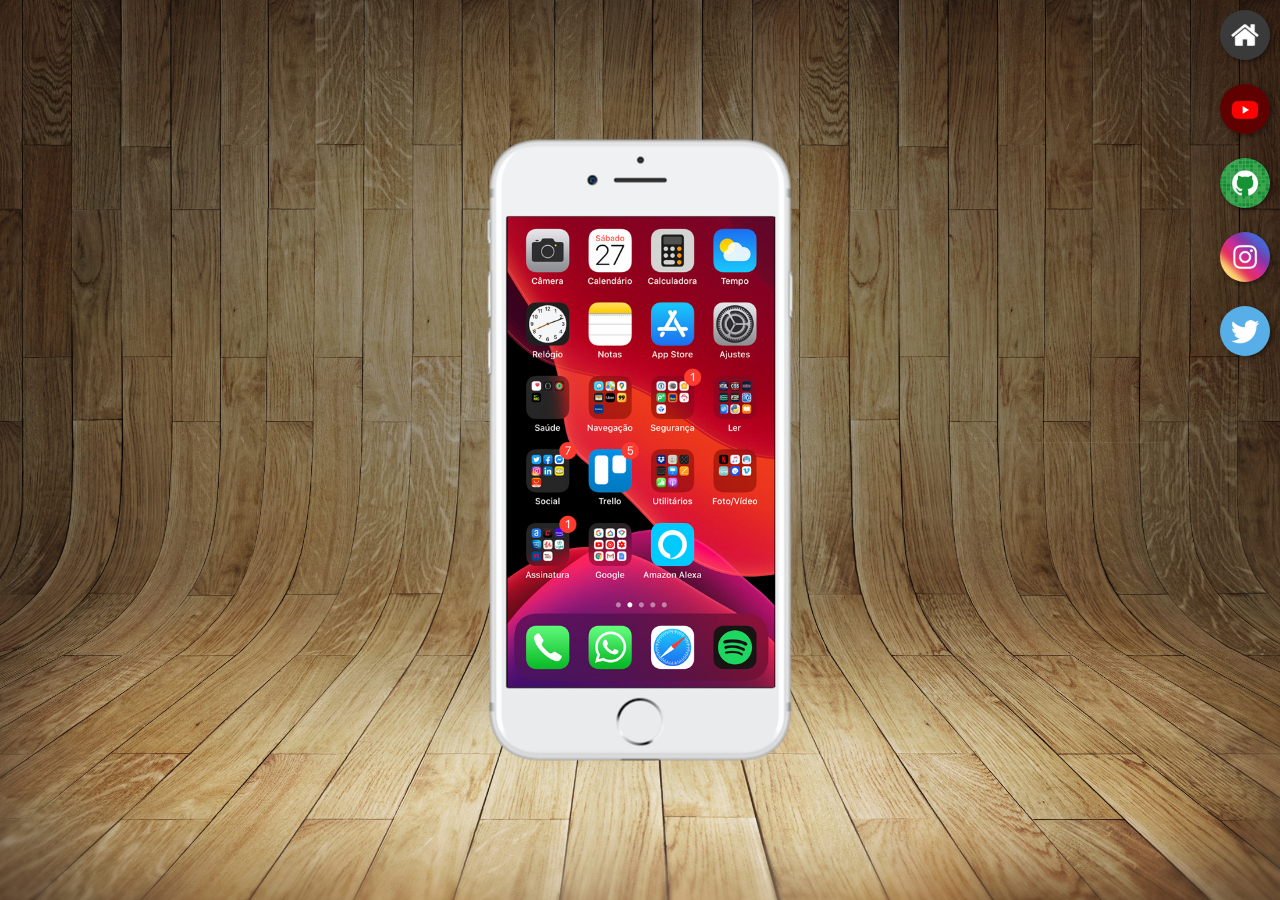
<file: index.html>
<!DOCTYPE html>
<html lang="pt-br">
<head>
    <meta charset="UTF-8">
    <meta name="viewport" content="width=device-width, initial-scale=1.0">
    <title>Projeto Social</title>
    <link rel="shortcut icon" href="favicon.ico" type="image/x-icon">
    <link rel="stylesheet" href="estilo/style.css">
</head>
<body>
    <main>
        <section id="telefone">
            <iframe src="home.html" frameborder="0" name="tela" id="tela">
                <p>navegador não compatível</p>
            </iframe>
        </section>
        <section id="redes-sociais">
            <a href="home.html" target="tela"><img src="imagens/logo-home.jpg" alt="home"> </a> <br>
            <a href="youtube.html" target="tela"> <img src="imagens/logo-youtube.jpg" alt="YouTube"></a> <br>
            <a href="github.html" target="tela">
                <img src="imagens/logo-github.jpg" alt="GitHub">
            </a> <br>
            <a href="instagram.html" target="tela">
                <img src="imagens/logo-instagram.jpg" alt="Instagram">
            </a> <br>
            <a href="twiter.html" target="tela">
                <img src="imagens/logo-twitter.jpg" alt="twiter">
            </a>
        </section>
    </main>
</body>
</html>
</file>
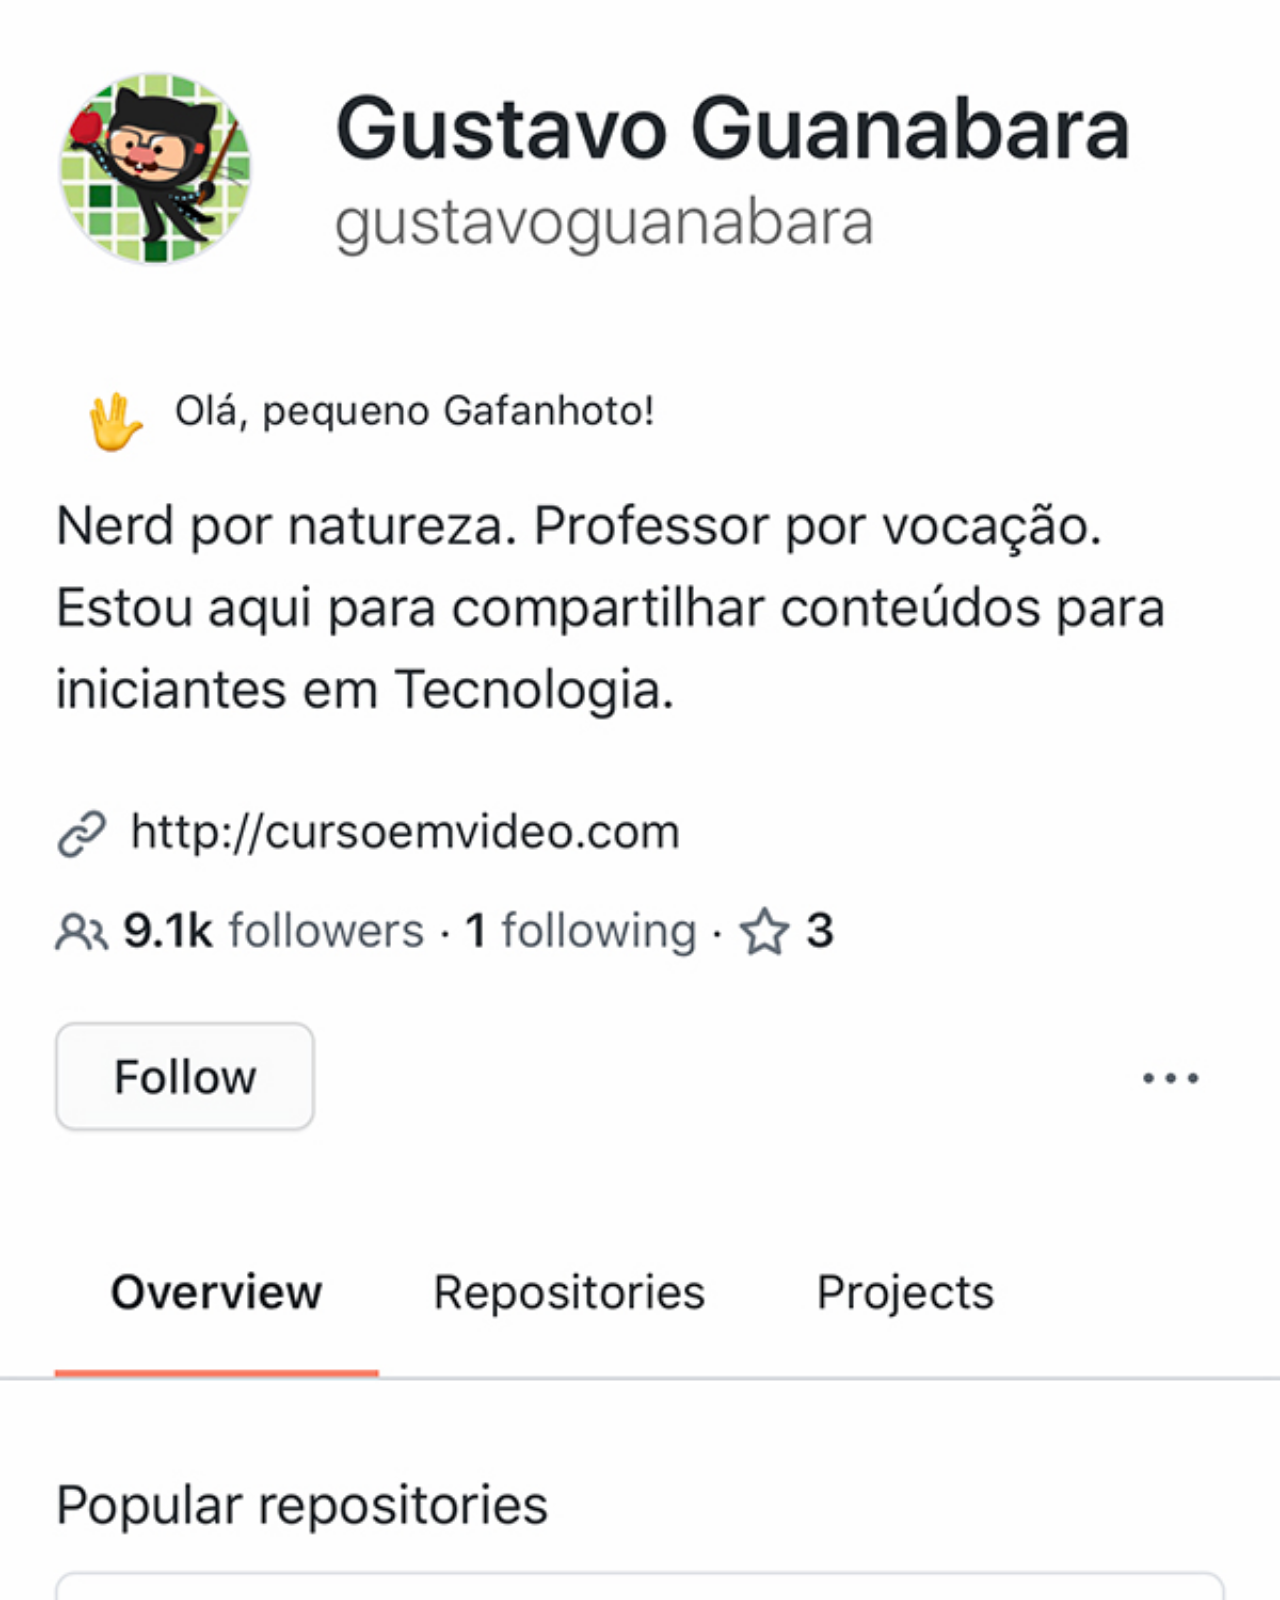
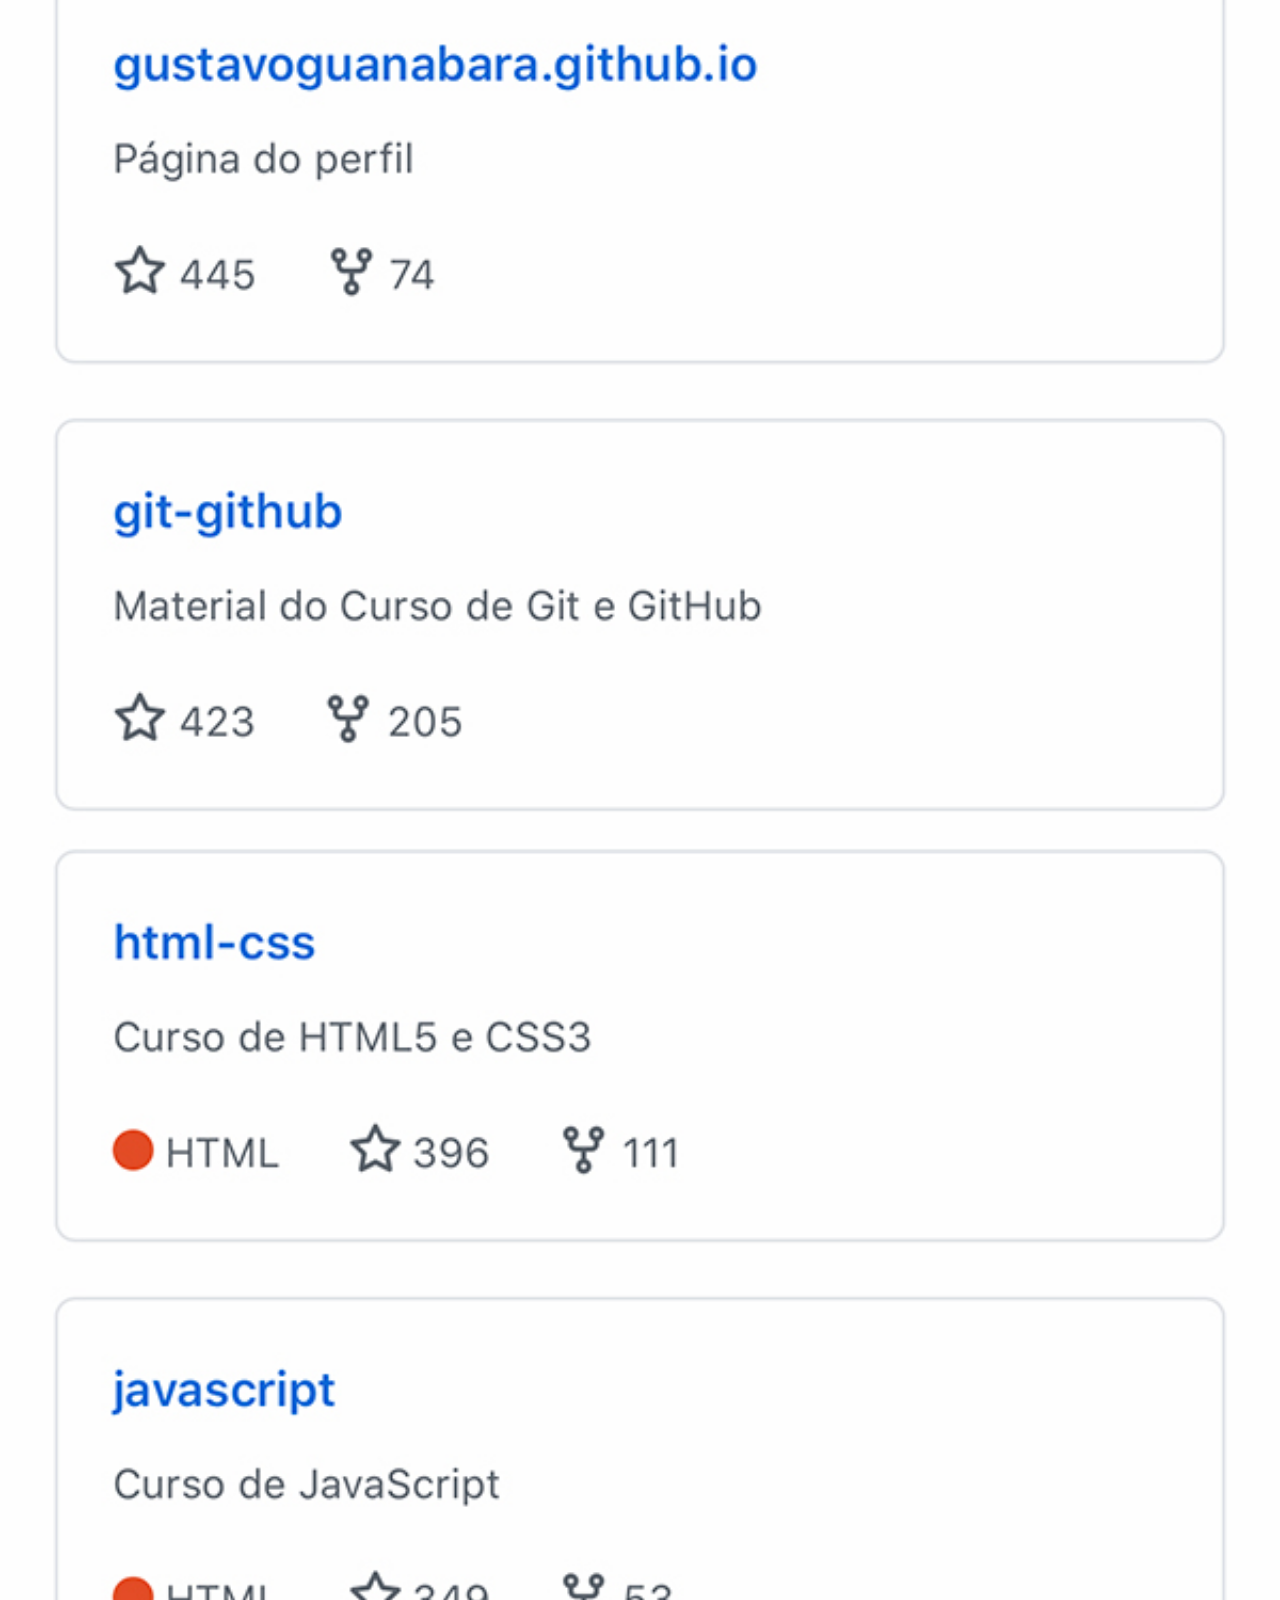
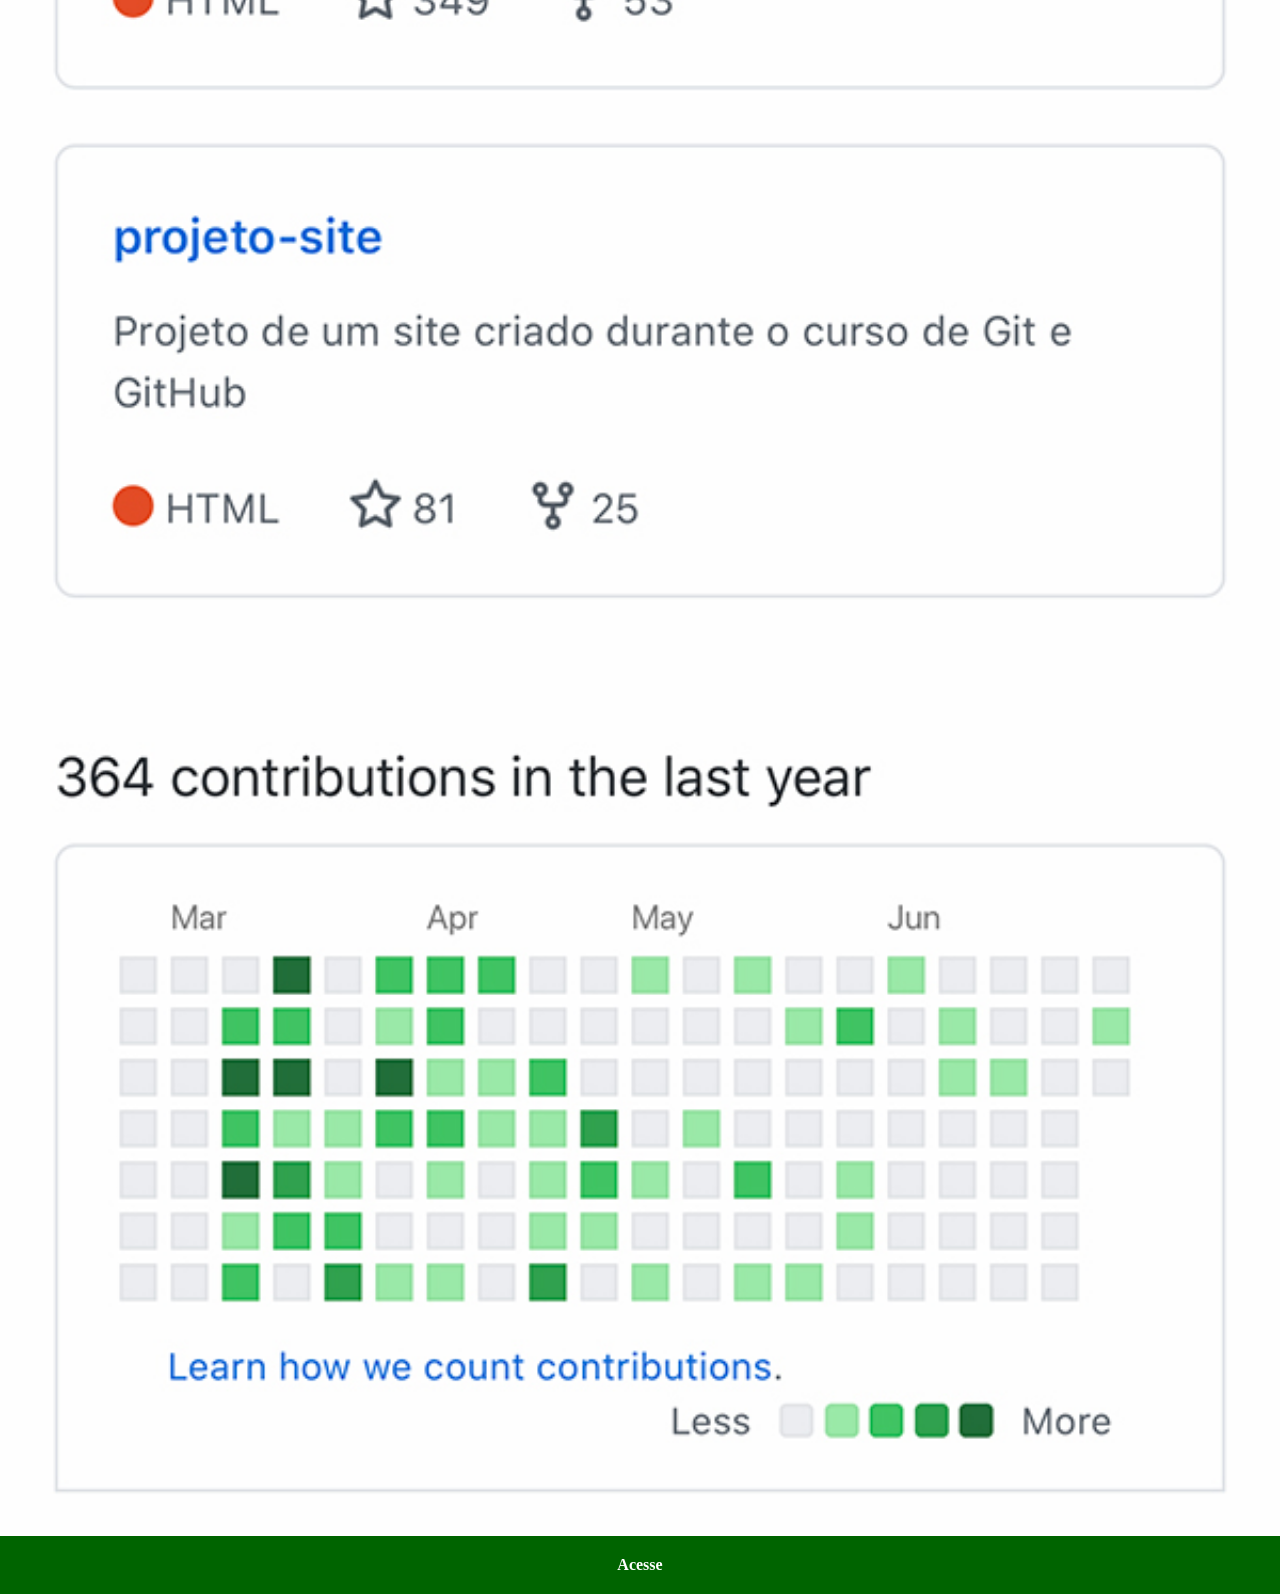
<file: github.html>
<!DOCTYPE html>
<html lang="pt-br">
<head>
    <meta charset="UTF-8">
    <meta name="viewport" content="width=device-width, initial-scale=1.0">
    <title>Github</title>
    <link rel="stylesheet" href="estilo/social.css">
</head>
<body>
    <img src="imagens/tela-github.jpg" alt="Github">
    <a href="https://github.com/limagomes2233-pixel">Acesse</a>
</body>
</html>
</file>
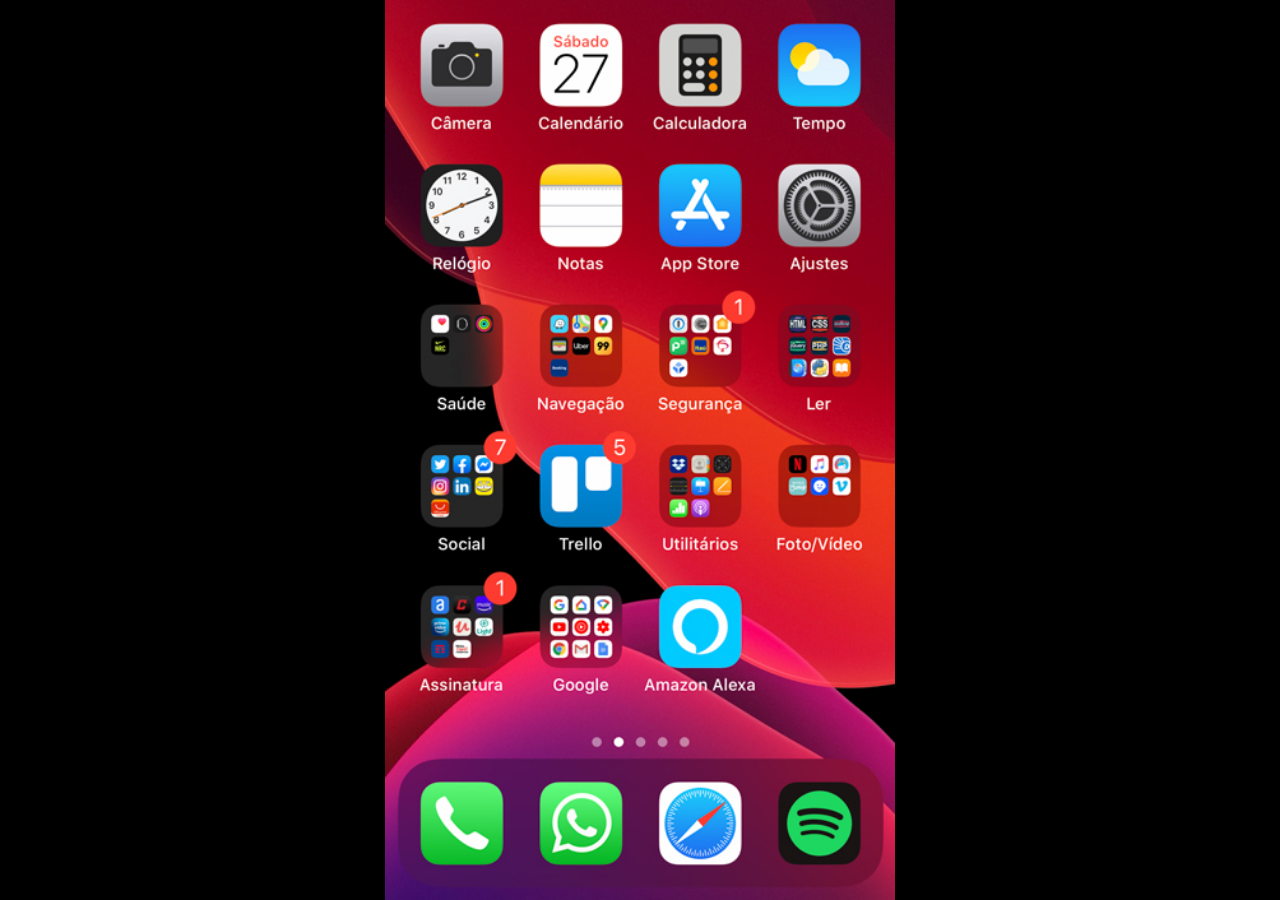
<file: home.html>
<!DOCTYPE html>
<html lang="pt-br">
<head>
    <meta charset="UTF-8">
    <meta name="viewport" content="width=device-width, initial-scale=1.0">
    <title>Home</title>
    <style>
        *{
            margin: 0px;
            padding: 0px;
        }

        body{
            width: 100vw;
            height: 100vh;
            background: black url('imagens/tela-home.jpg') no-repeat top center;
            background-size: contain;
        }
    </style>
</head>
<body>
    
</body>
</html>
</file>
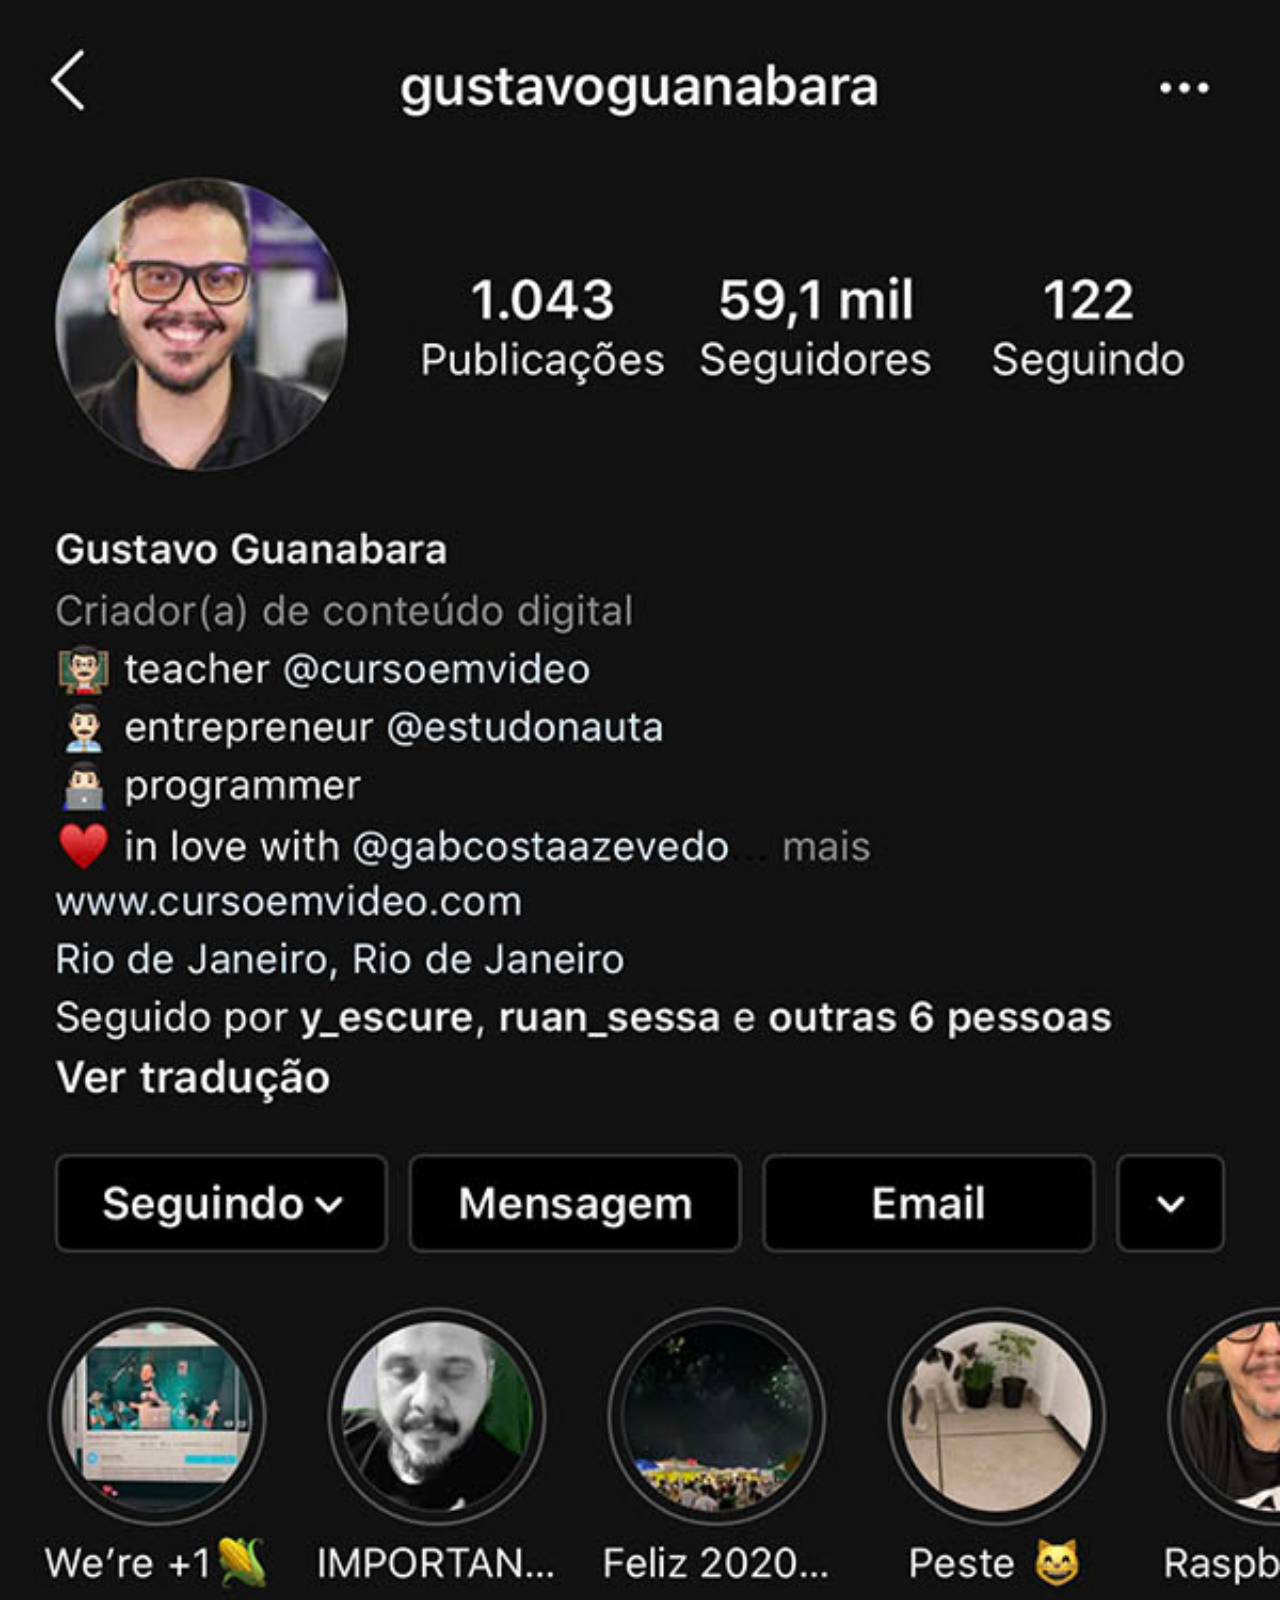
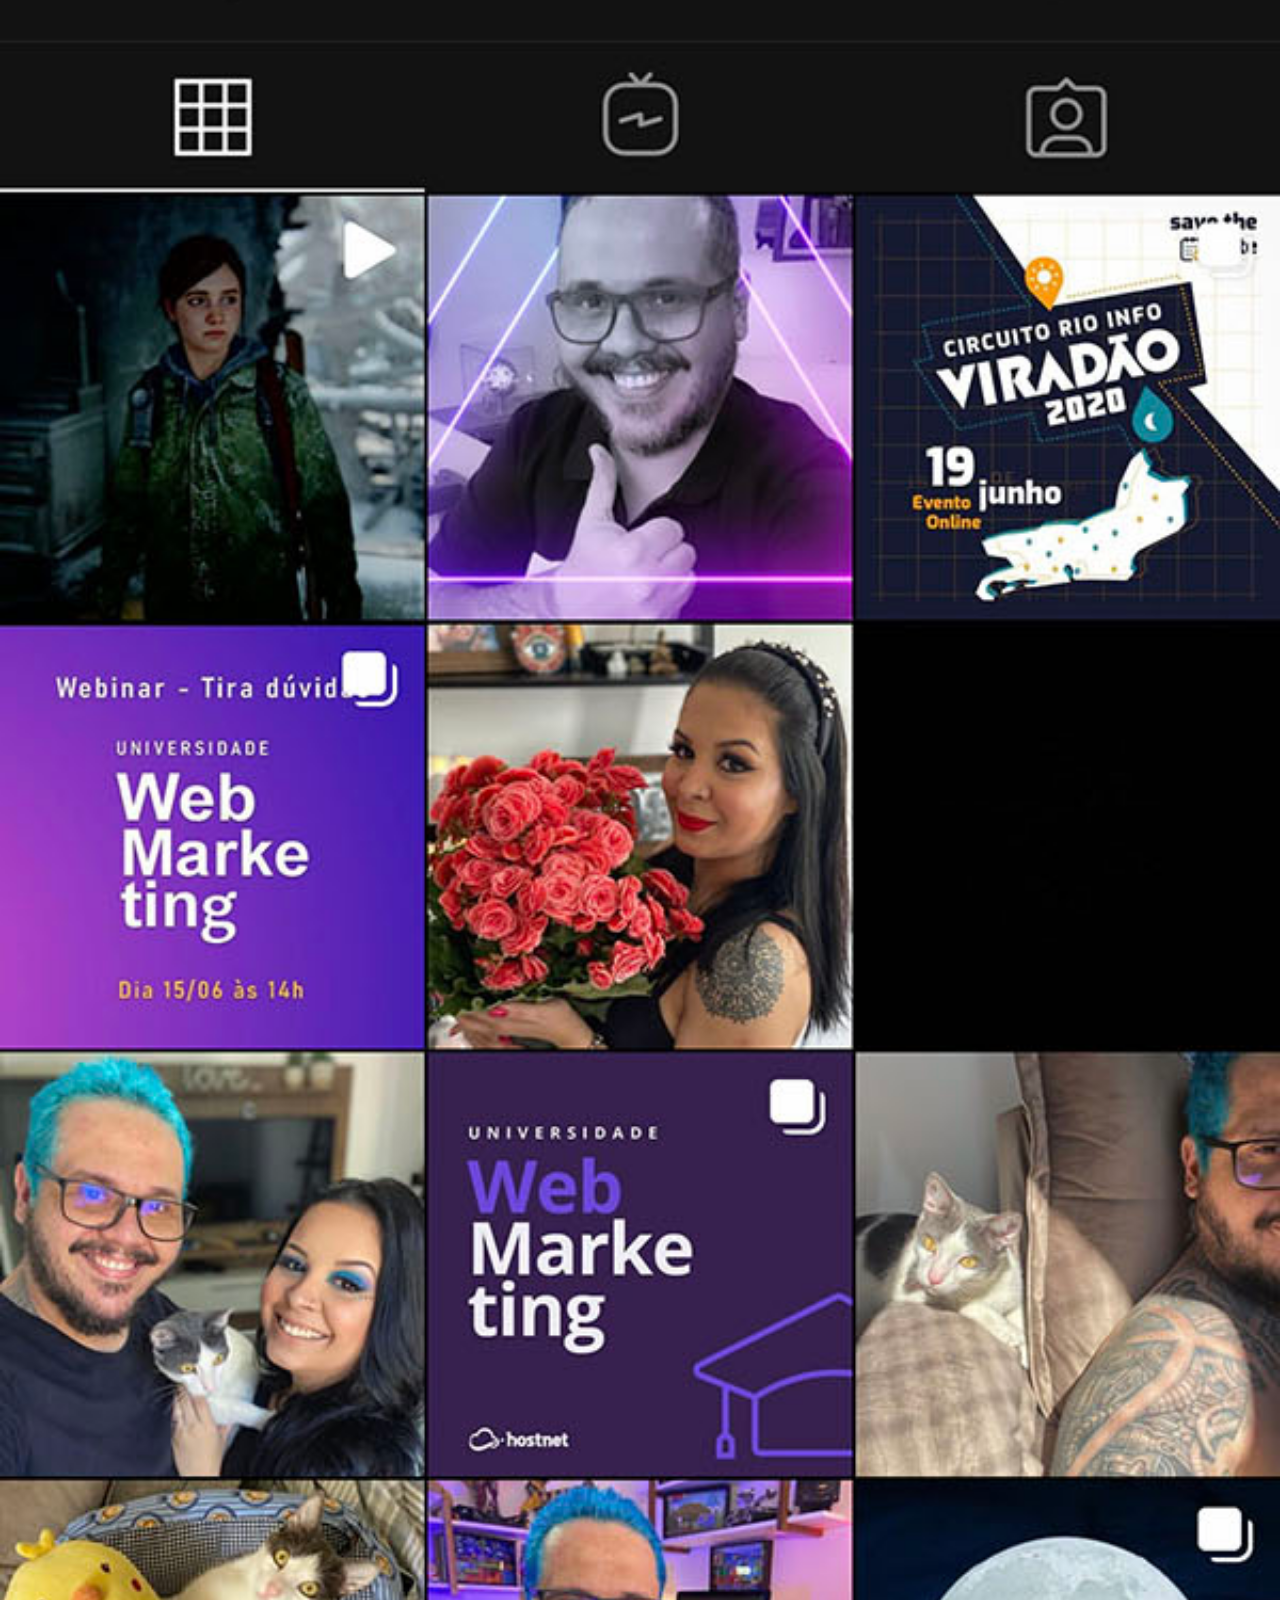
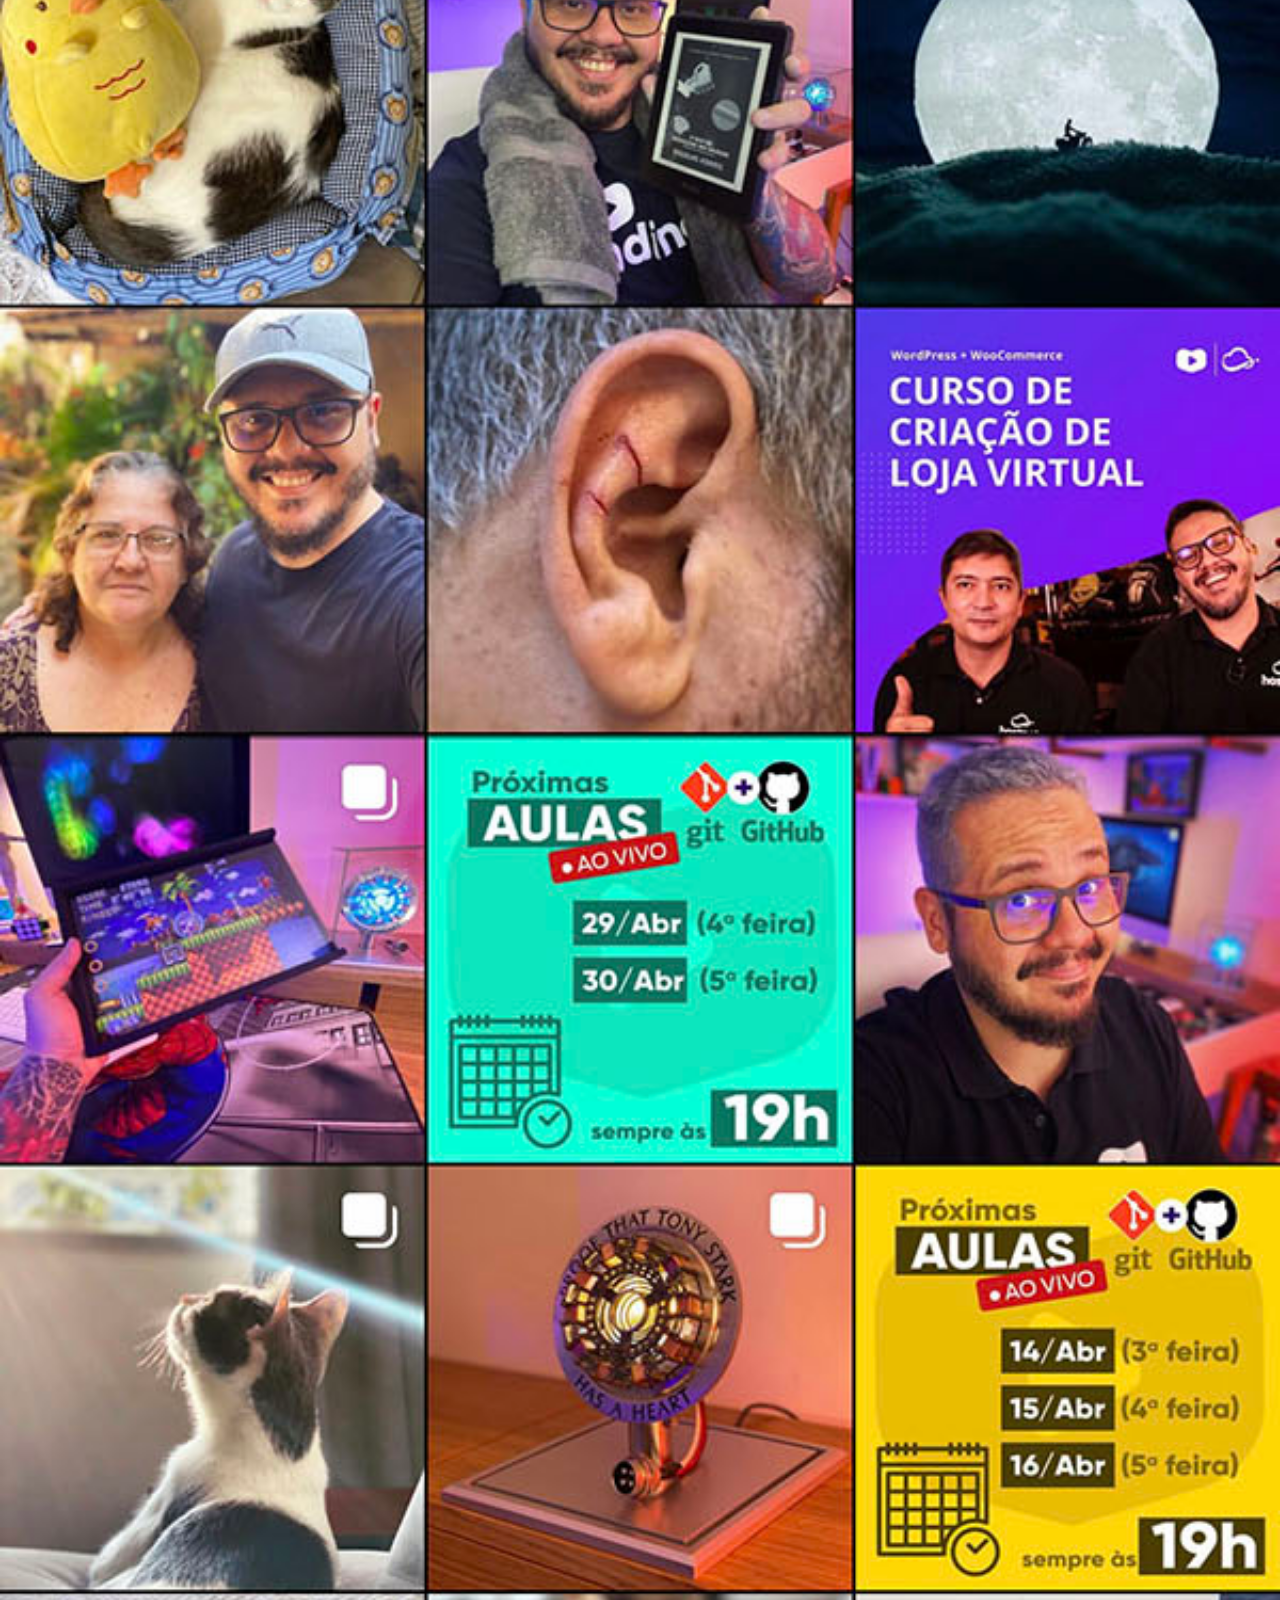
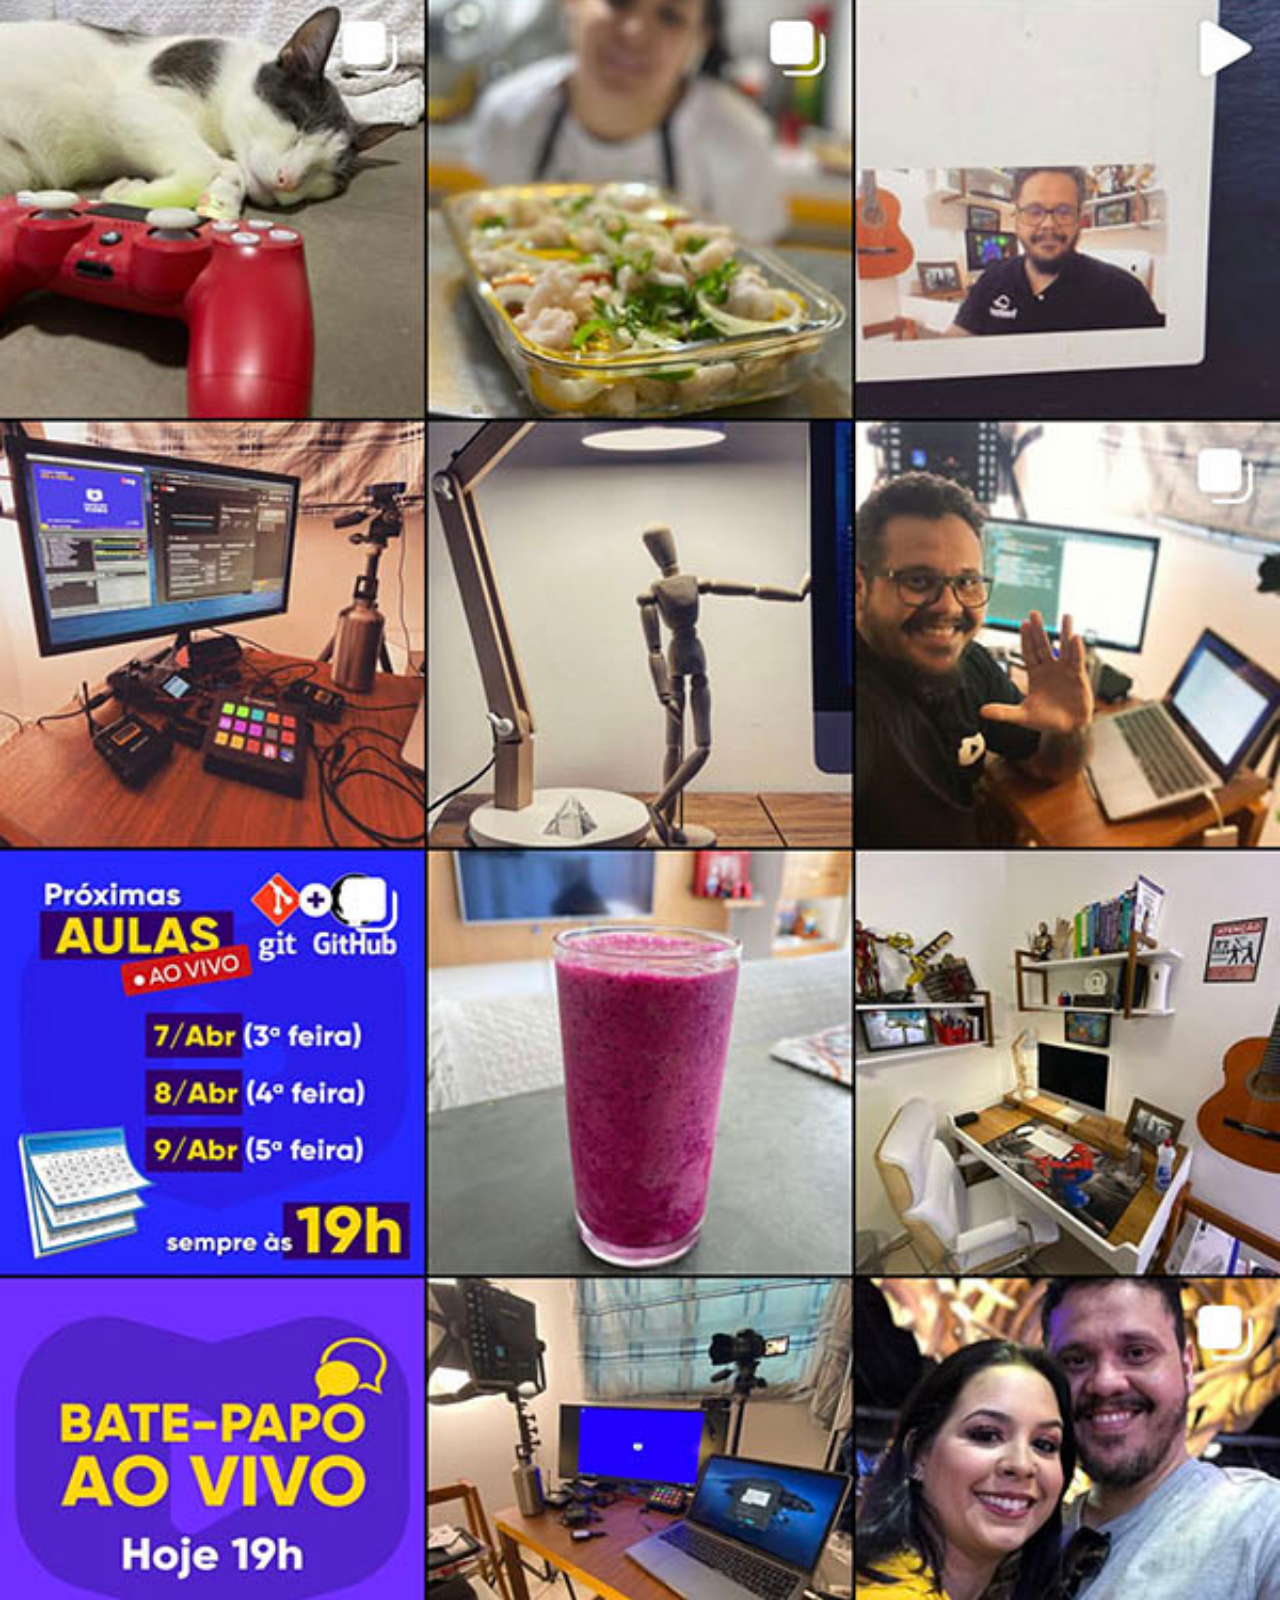
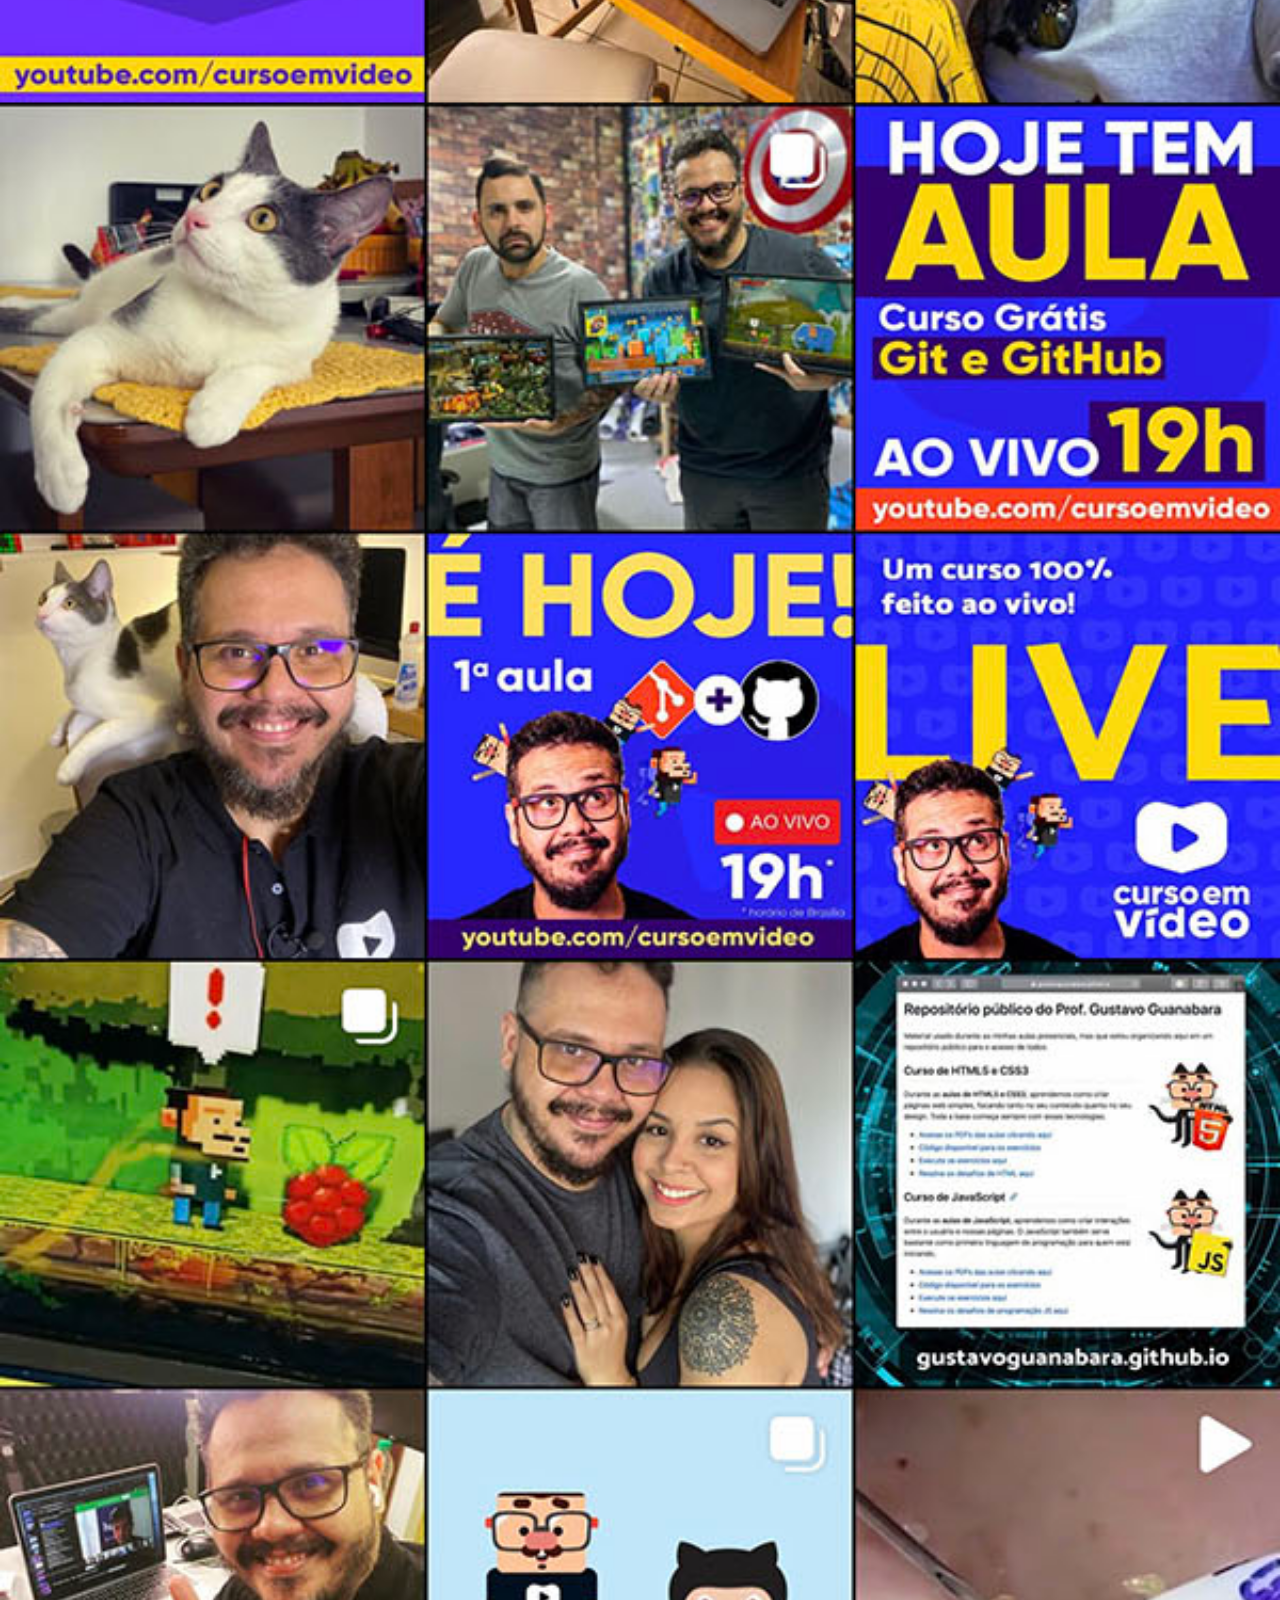
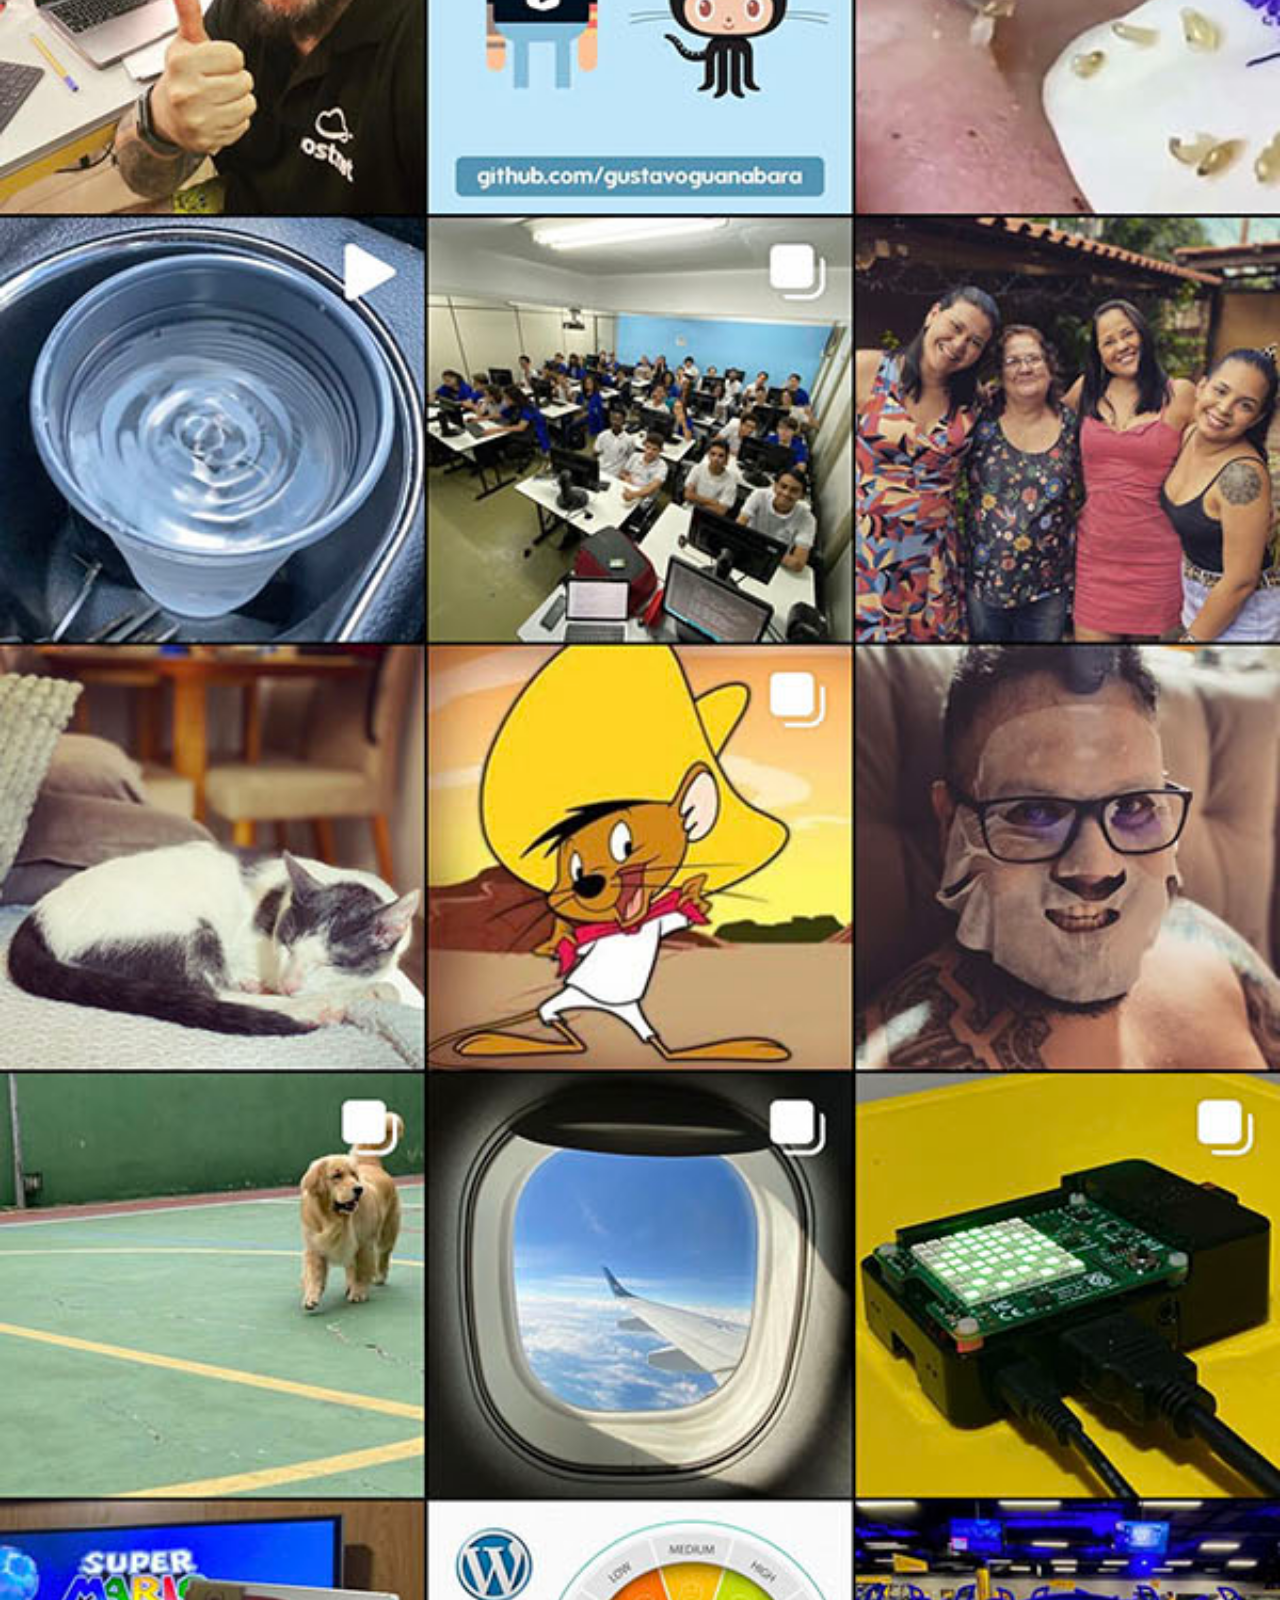
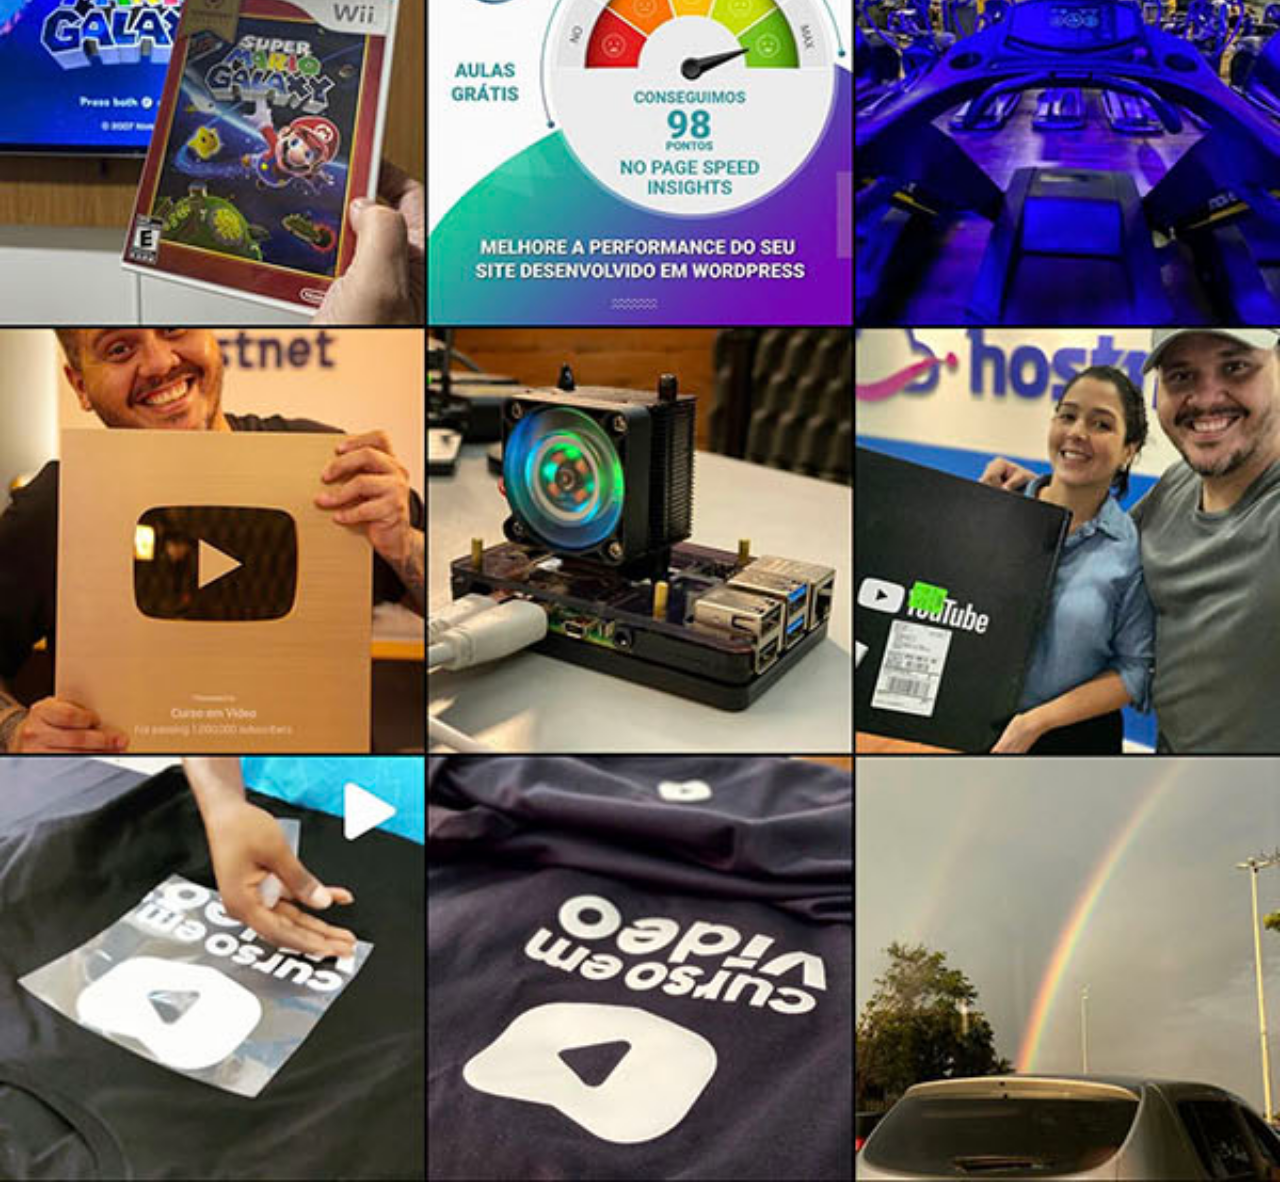
<file: instagram.html>
<!DOCTYPE html>
<html lang="pt-br">
<head>
    <meta charset="UTF-8">
    <meta name="viewport" content="width=device-width, initial-scale=1.0">
    <title>Instagram</title>
    <link rel="stylesheet" href="estilo/social.css">
</head>
<body>
    <img src="imagens/tela-instagram.jpg" alt="Instagram">

</body>
</html>
</file>
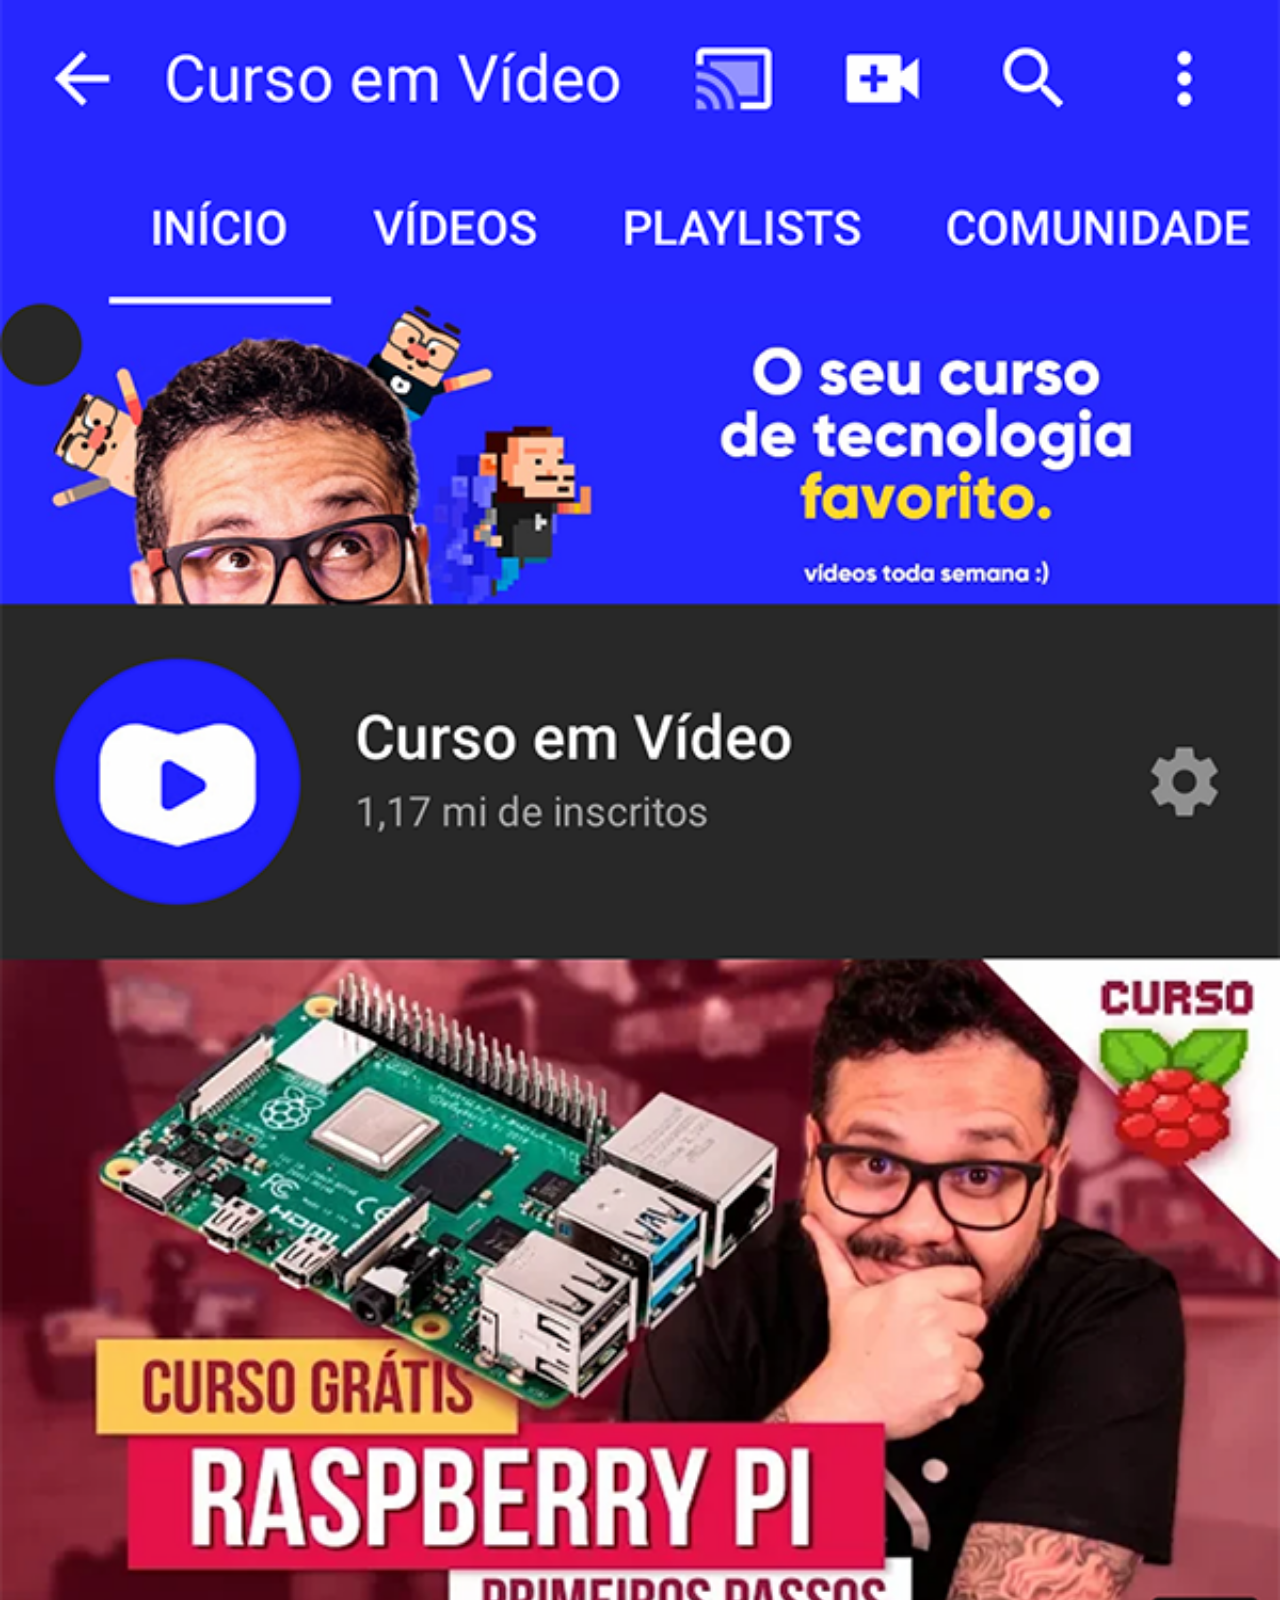
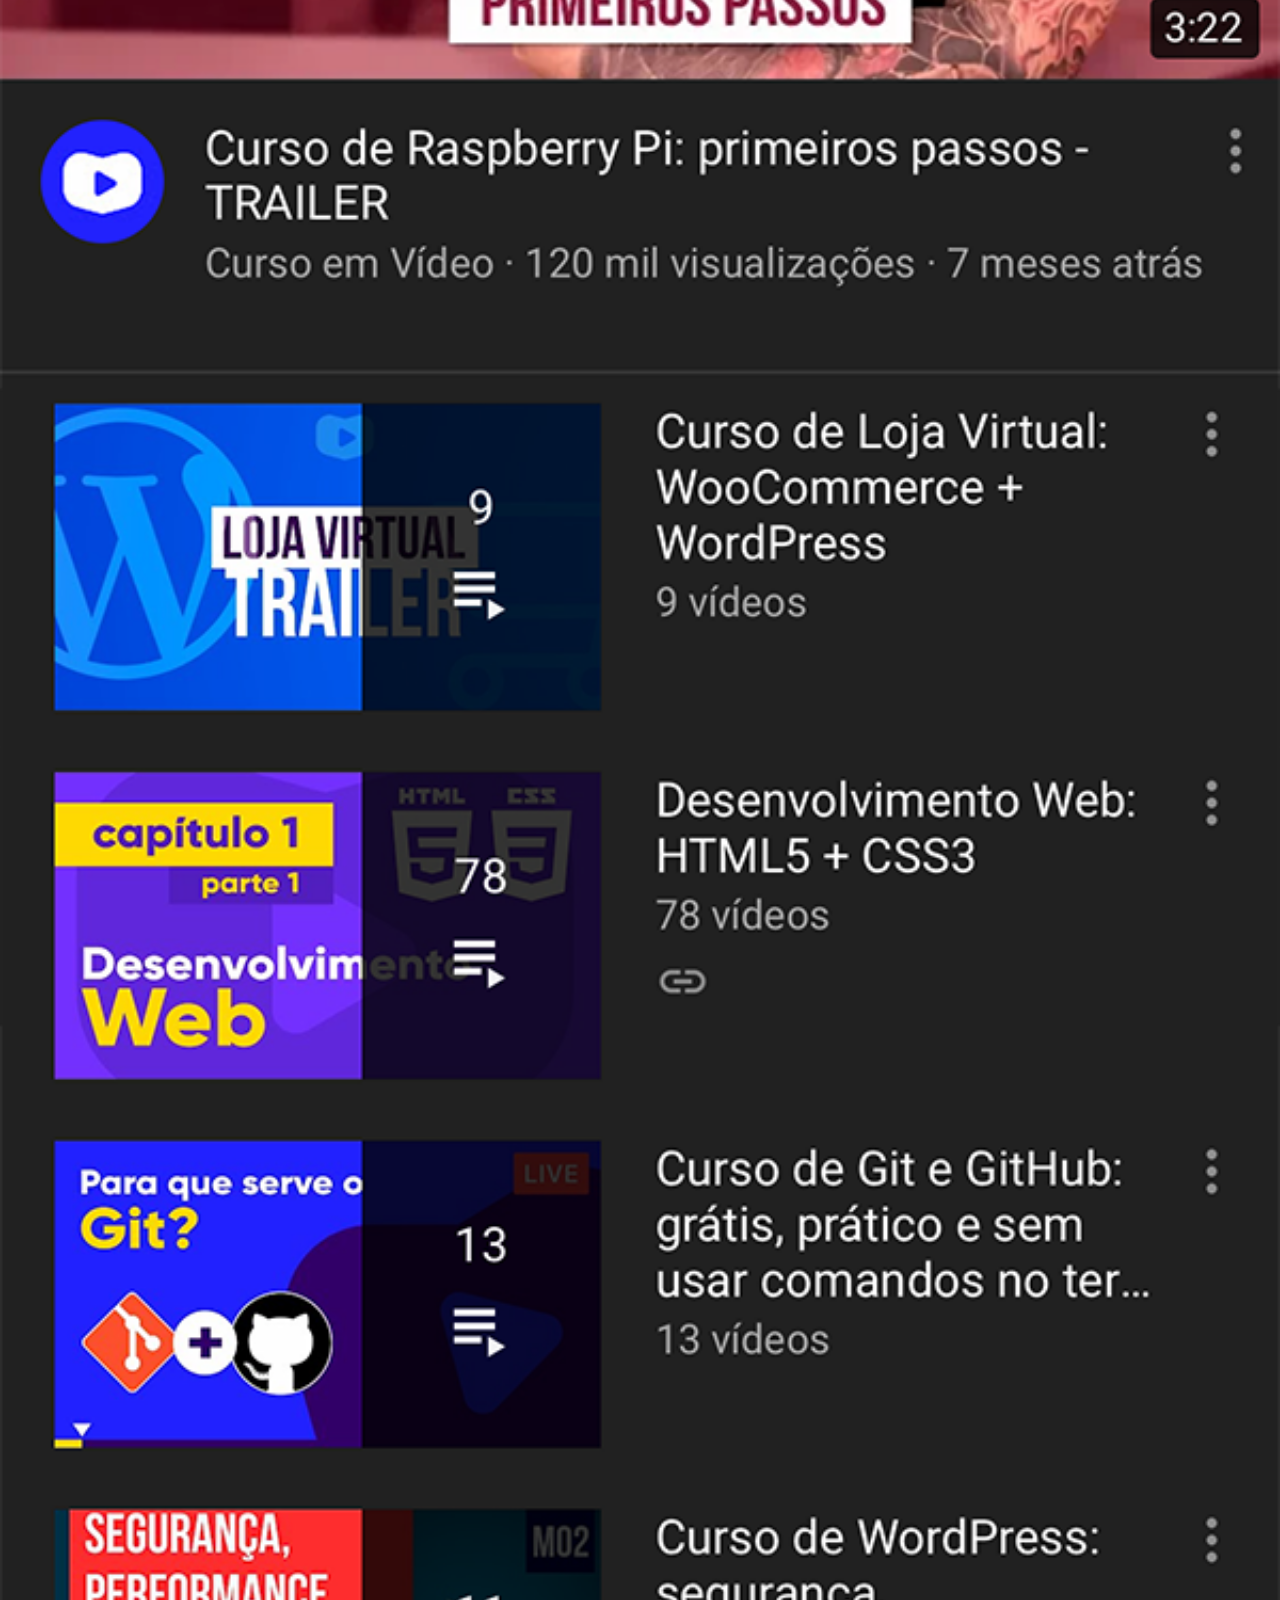
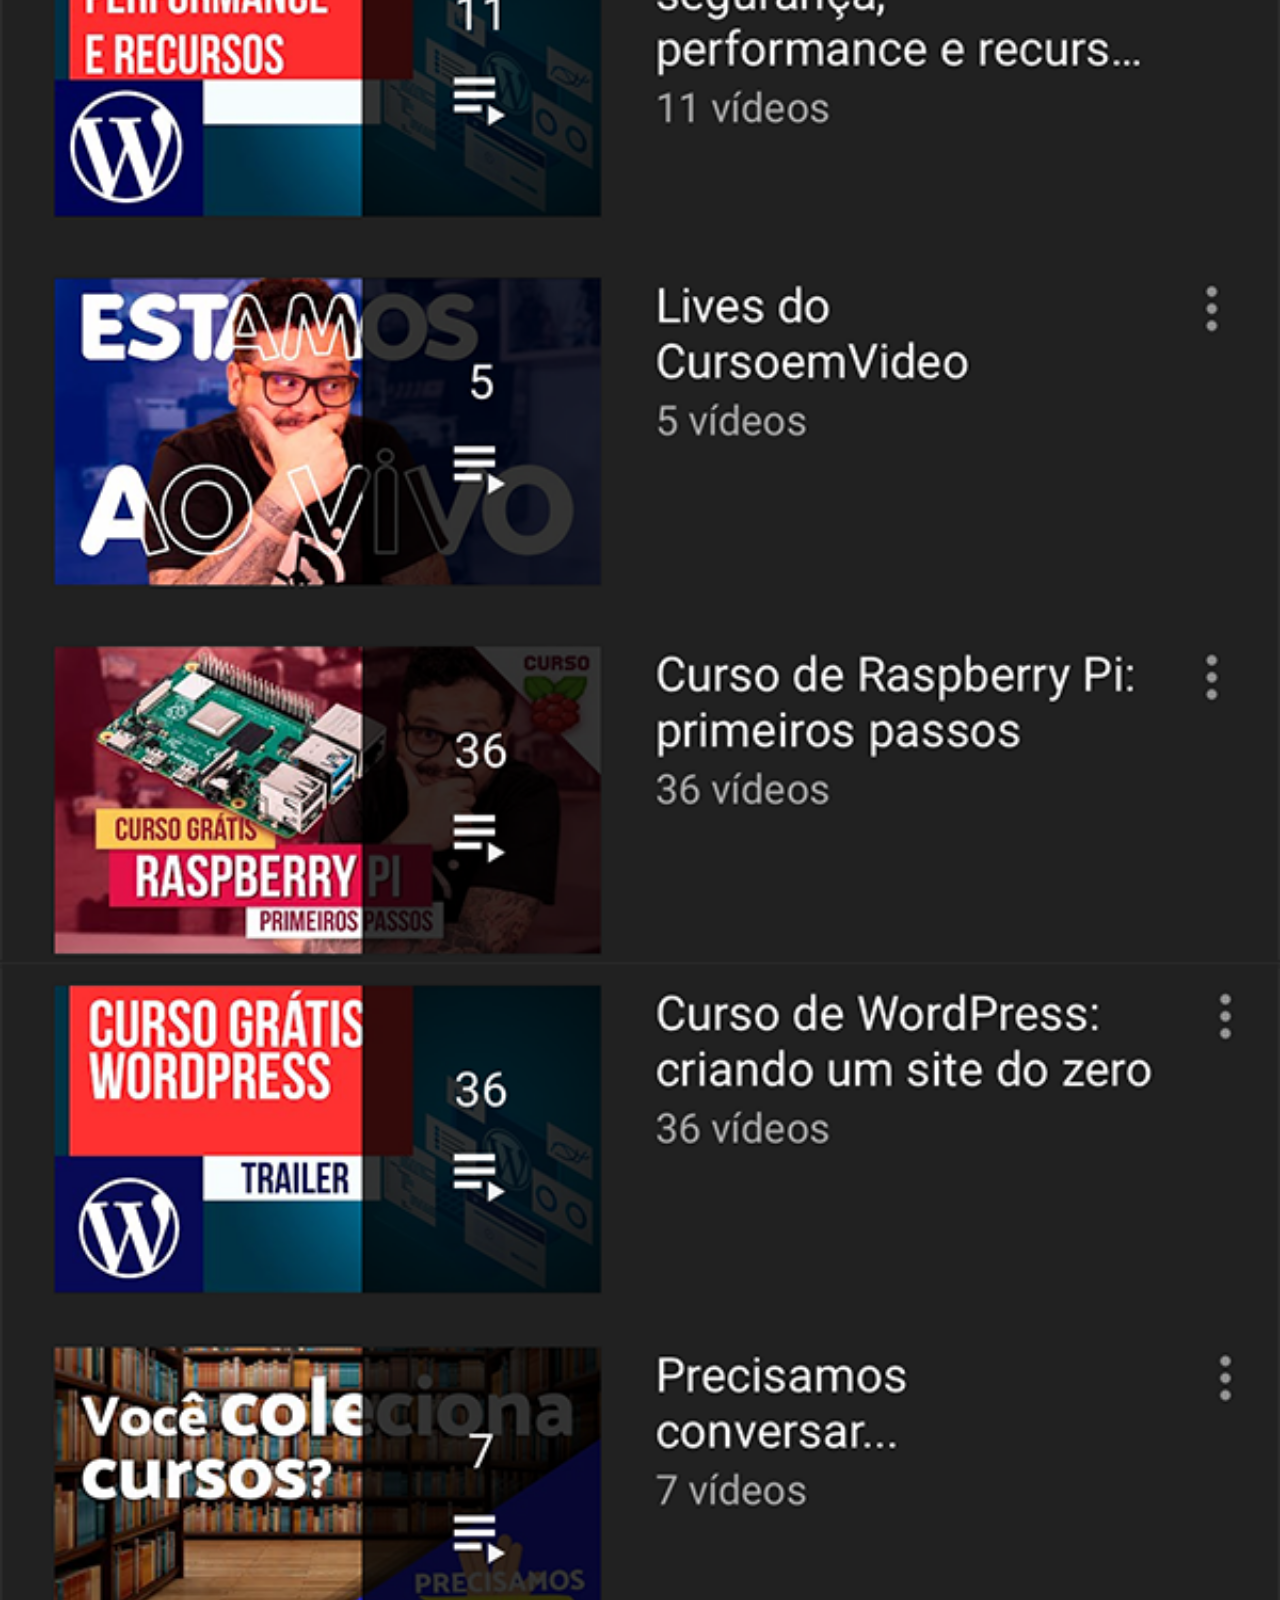
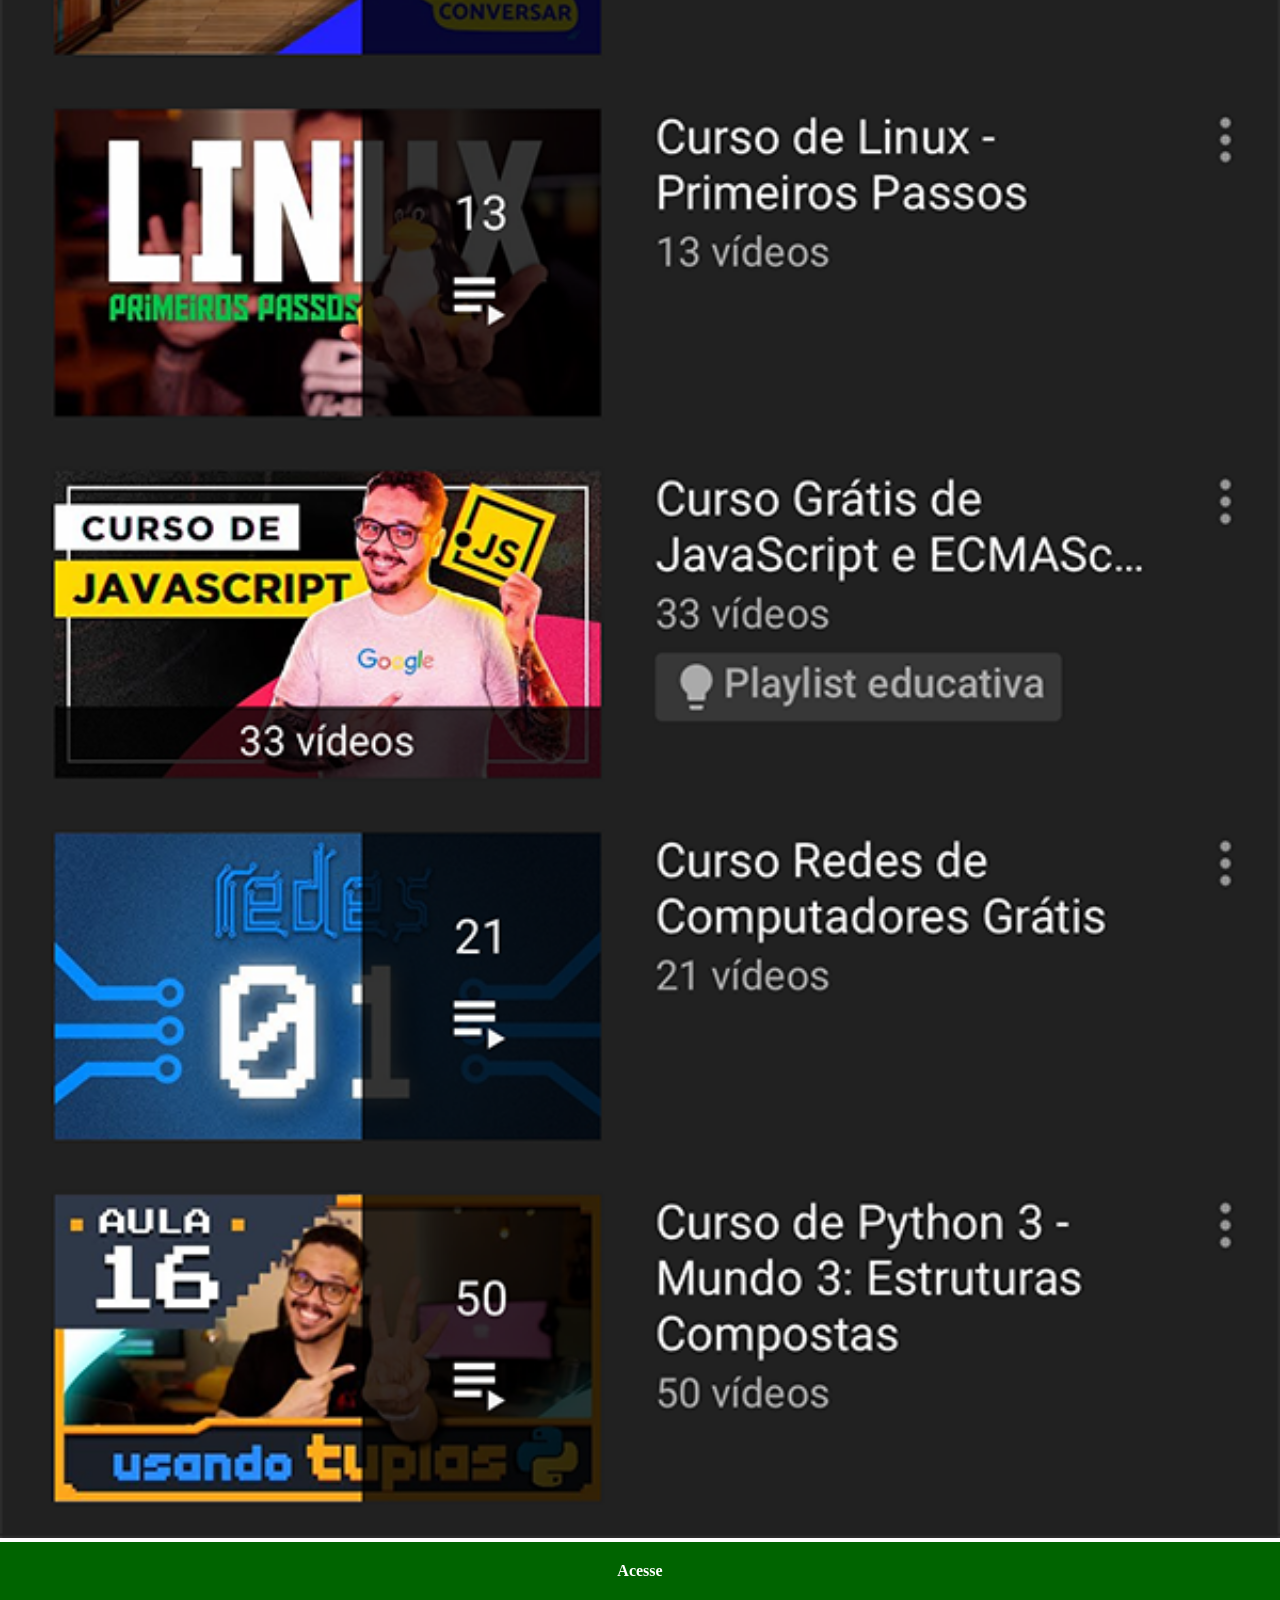
<file: youtube.html>
<!DOCTYPE html>
<html lang="pt-br">
<head>
    <meta charset="UTF-8">
    <meta name="viewport" content="width=device-width, initial-scale=1.0">
    <title>YouTube</title>
    <style>
        *{
            margin: 0px;
            padding: 0px;
        }
        ::-webkit-scrollbar{
            width: 0px;
            height: 0px;
        }
        img{
            width: 100%;
            
        }
        a{
            display: block;
            color: white;
            background-color: darkgreen;
            padding:20px;
            text-align: center;
            font-weight: bolder;
            text-decoration: none; 
        }
        a:hover{
            background-color: turquoise;
        }
    </style>
</head>
<body>
    <img src="imagens/tela-youtube.png" alt="tela do ytb">
    <a href="https://www.youtube.com/watch?v=Ejkb_YpuHWs&list=PLHz_AreHm4dkZ9-atkcmcBaMZdmLHft8n" target="_blank">Acesse</a>
</body>
</html>
</file>
<file: estilo/style.css>
@charset "UTF-8";

*{
    margin: 0px;
    padding: 0px;
    font-family: Arial, Helvetica, sans-serif;
}
html, body{
    height: 100vh;
    width: 100vw;
}

body{
     background:url('../imagens/fundo-madeira.jpg') no-repeat top center;
     background-size: cover;
     background-attachment: fixed;
}
main{
    height: 100vh;
    position: relative;
}

section#telefone{
    position: absolute;
    top: 50%;
    left: 50%;
    transform: translate(-50%, -50%);


    height: 627px;
    width: 311px;
    background:url(../imagens/frame-iphone.png) no-repeat;
}

#tela{
    position: relative;
    top: 80px;
    left: 22px;
    width: 269px;
    height:471px;
}
#redes-sociais{

    text-align: right;
}

#redes-sociais img{

    width: 50px;
    margin: 10px;
    border-radius: 50%;
    box-shadow: 2px 2px 5px rgba(0, 0, 0, 0.459);
}
#redes-sociais img:hover{
    border: 2px solid rgb(158, 0, 0);
    transform: translate(-3px, -3px);
    box-shadow: 5px 5px 10px black;
    transition: transform 0.5s,border 1s;
}
</file>
<file: estilo/social.css>
@charset "UTF-8";
        *{
            margin: 0px;
            padding: 0px;
        }
        ::-webkit-scrollbar{
            width: 0px;
            height: 0px;
        }
        img{
            width: 100%;
            
        }
        a{
            display: block;
            color: white;
            background-color: darkgreen;
            padding:20px;
            text-align: center;
            font-weight: bolder;
            text-decoration: none; 
        }
        a:hover{
            background-color: turquoise;
        }
</file>
